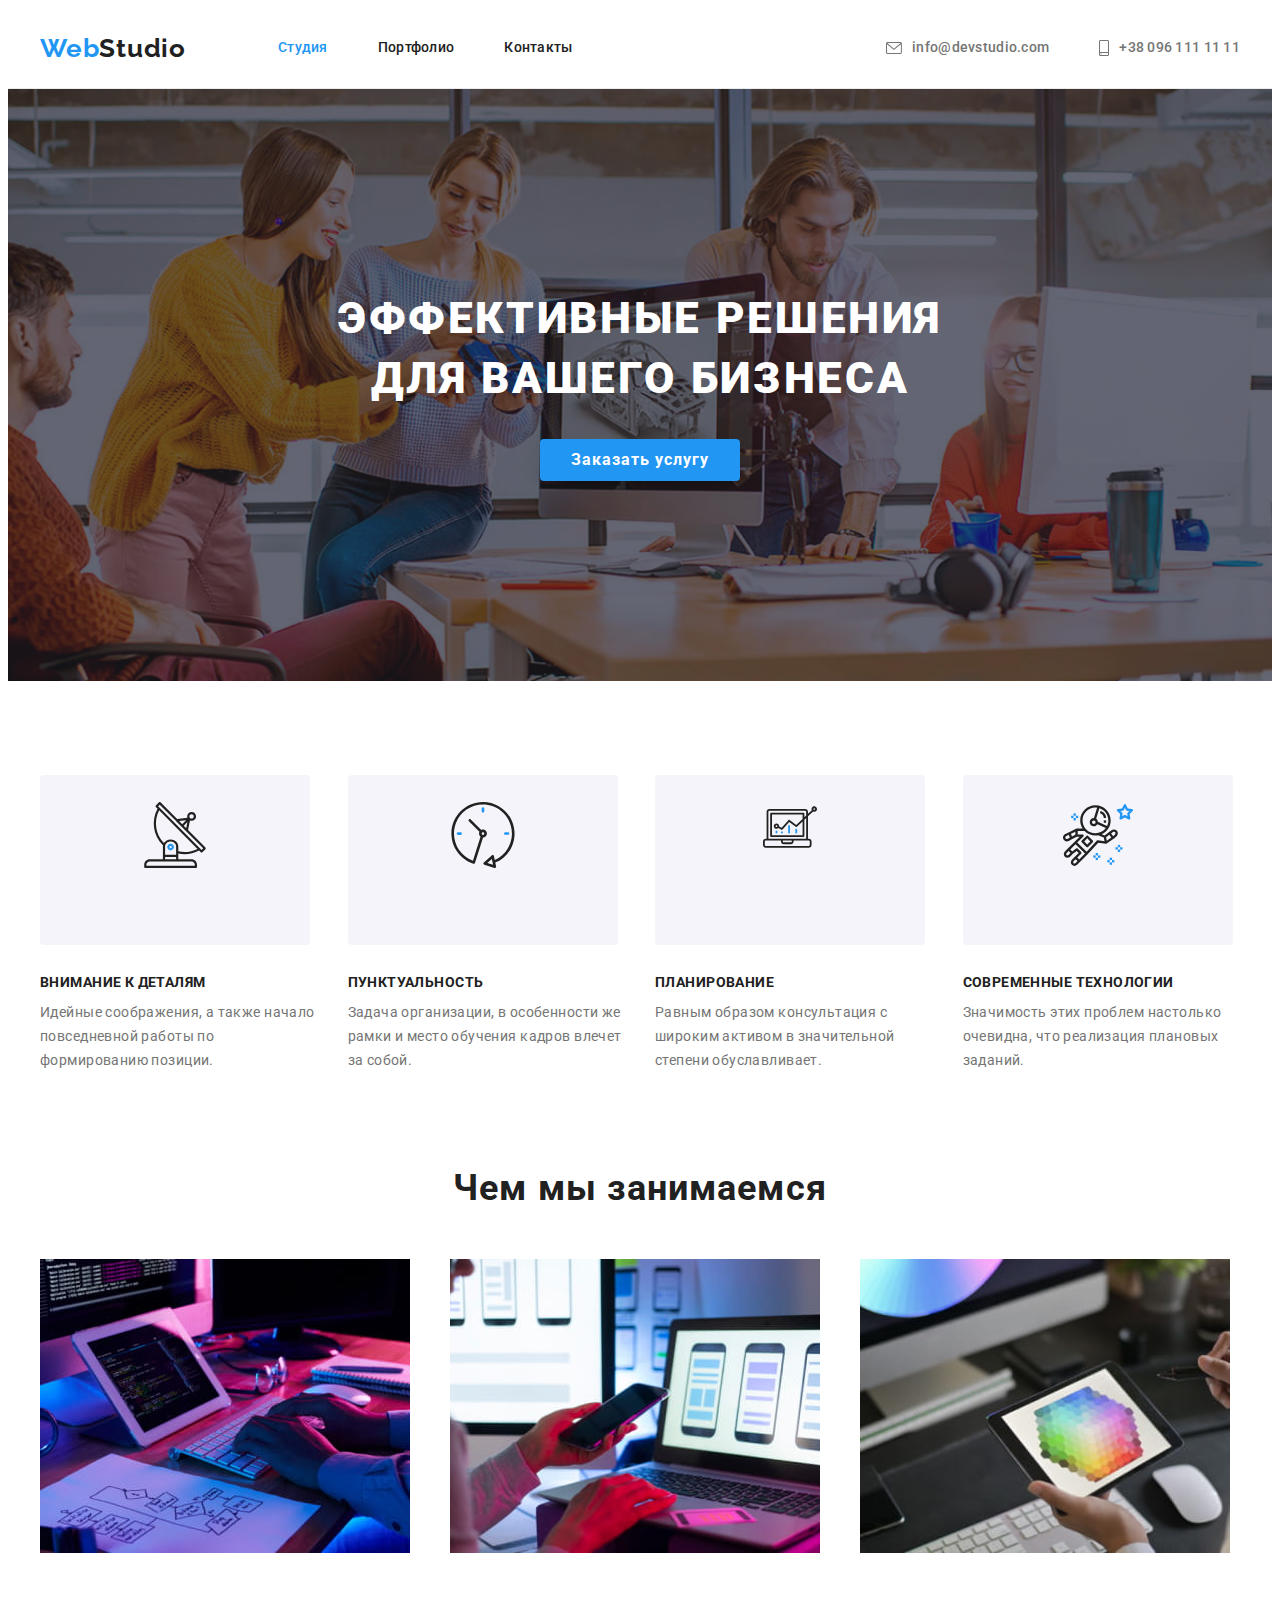
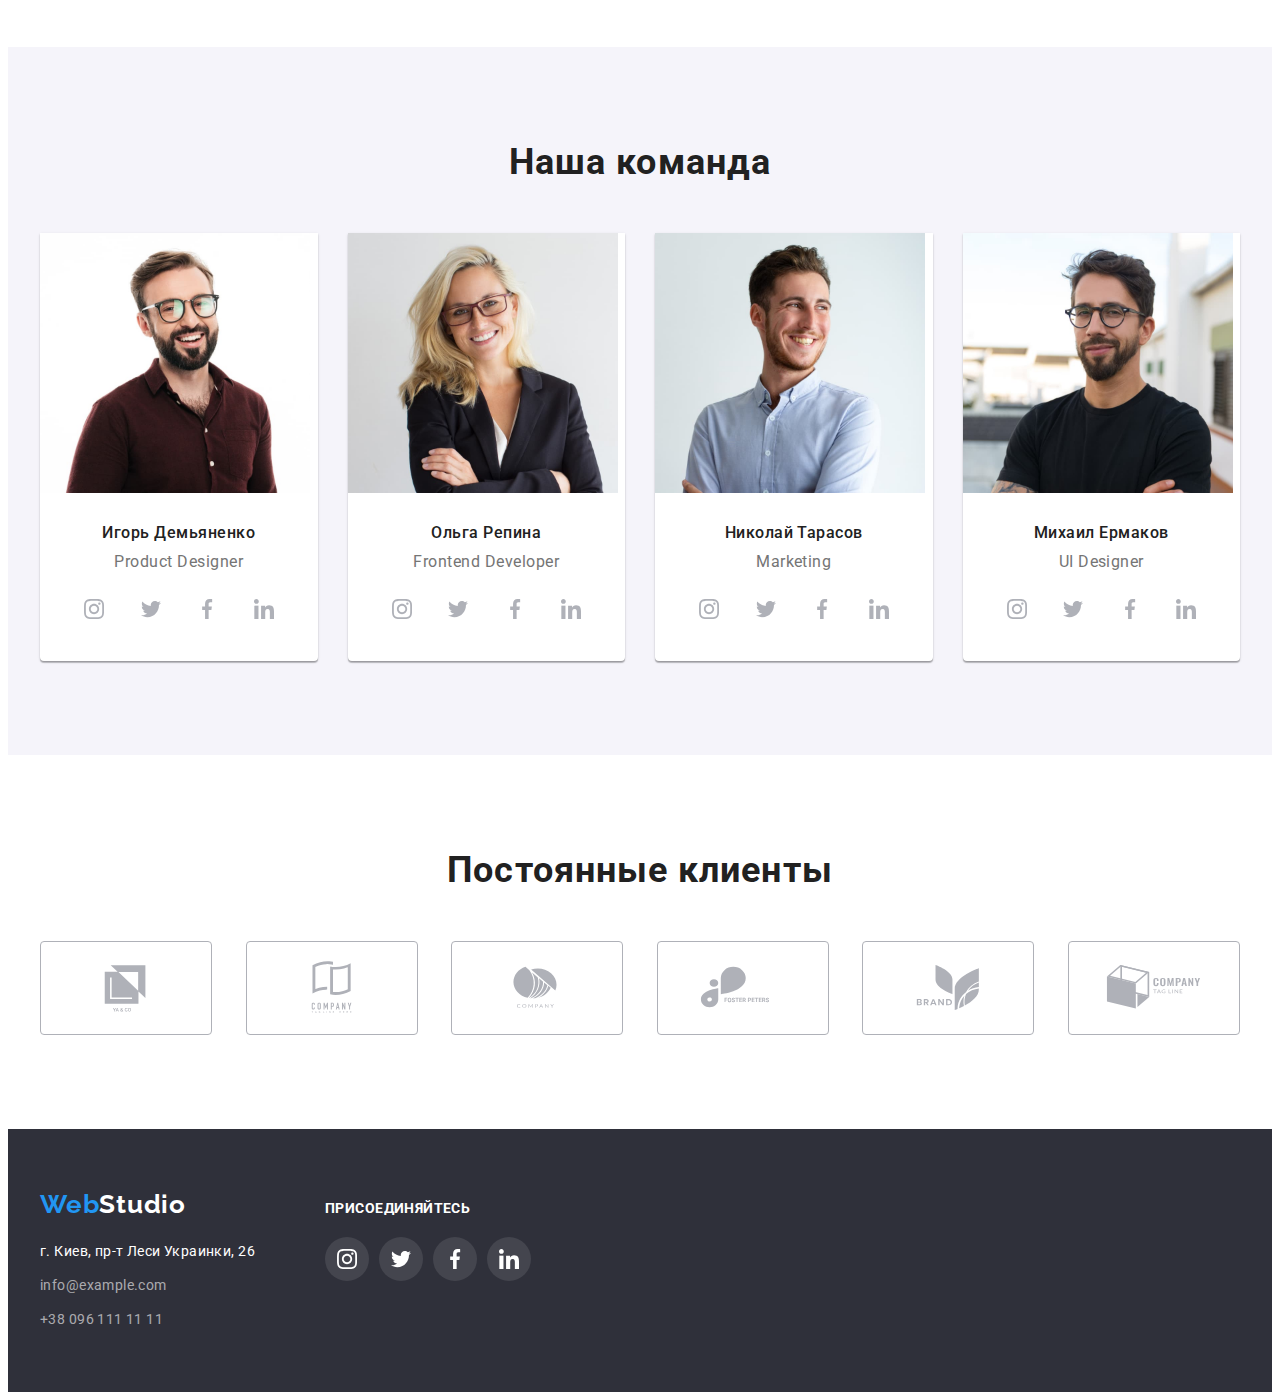
<file: index.html>
<!DOCTYPE html>
<html lang="ru">
  <head>
    <meta charset="UTF-8" />
    <meta http-equiv="X-UA-Compatible" content="IE=edge" />
    <meta name="viewport" content="width=device-width, initial-scale=1.0" />
    <title>WebStudio</title>
    <link
      rel="stylesheet"
      href="https://cdnjs.cloudflare.com/ajax/libs/modern-normalize/1.1.0/modern-normalize.min.css"
      integrity="sha512-wpPYUAdjBVSE4KJnH1VR1HeZfpl1ub8YT/NKx4PuQ5NmX2tKuGu6U/JRp5y+Y8XG2tV+wKQpNHVUX03MfMFn9Q=="
      crossorigin="anonymous"
      referrerpolicy="no-referrer"
    />
    <link rel="preconnect" href="https://fonts.googleapis.com" />
    <link rel="preconnect" href="https://fonts.gstatic.com" crossorigin />
    <link
      href="https://fonts.googleapis.com/css2?family=Raleway:wght@700&family=Roboto:wght@400;500;700;900&display=swap"
      rel="stylesheet"
    />

    <link rel="stylesheet" href="./css/styles.css" />
  </head>
  <body>
    <header class="header">
      <div class="container header-container">
        <a class="header-logo link" href="" lang="en"
          >Web<span class="header-logo-secondary">Studio</span></a
        >
        <nav class="navigation">
          <ul class="nav-list list">
            <li class="nav-list-item">
              <a class="nav-list-link current header-text link" href="./index.html">Студия</a>
            </li>
            <li class="nav-list-item">
              <a class="nav-list-link header-text link" href="./portfolio.html">Портфолио</a>
            </li>
            <li class="nav-list-item">
              <a class="nav-list-link header-text link" href="">Контакты</a>
            </li>
          </ul>
        </nav>
        <ul class="contacts-list list">
          <li class="contacts-list-item">
            <a class="contacts-list-info header-text link" href="mailto:info@devstudio.com">
              <svg width="16" height="12">
                <use href="./images/sprite.svg#envelope"></use>
              </svg>
              info@devstudio.com
            </a>
          </li>
          <li class="contacts-list-item">
            <a class="contacts-list-info header-text link" href="tel:+380961111111">
              <svg width="10" height="16">
                <use href="./images/sprite.svg#smartphone"></use>
              </svg>
              +38 096 111 11 11</a
            >
          </li>
        </ul>
      </div>
    </header>

    <main>
      <!-- Hero -->
      <section class="hero">
        <div class="container">
          <h1 class="main-title">Эффективные решения для вашего бизнеса</h1>
          <button class="hero-btn" type="button">Заказать услугу</button>
        </div>
      </section>
      <!-- Features-->
      <section class="features section">
        <div class="container">
          <!-- нужно скрыть заголовок в css -->
          <h2 class="visually-hidden">Особенности</h2>

          <ul class="features-list list">
            <li class="features-list-item">
              <div class="features-list-icon">
                <svg width="66" height="70">
                  <use href="./images/sprite.svg#antenna"></use>
                </svg>
              </div>
              <h3 class="features-list-title">Внимание к деталям</h3>
              <p class="features-list-description">
                Идейные соображения, а также начало повседневной работы по формированию позиции.
              </p>
            </li>
            <li class="features-list-item">
              <div class="features-list-icon">
                <svg width="66" height="70">
                  <use href="./images/sprite.svg#clock"></use>
                </svg>
              </div>
              <h3 class="features-list-title">Пунктуальность</h3>
              <p class="features-list-description">
                Задача организации, в особенности же рамки и место обучения кадров влечет за собой.
              </p>
            </li>
            <li class="features-list-item">
              <div class="features-list-icon">
                <svg width="70" height="54">
                  <use href="./images/sprite.svg#diagram"></use>
                </svg>
              </div>
              <h3 class="features-list-title">Планирование</h3>
              <p class="features-list-description">
                Равным образом консультация с широким активом в значительной степени обуславливает.
              </p>
            </li>
            <li class="features-list-item">
              <div class="features-list-icon">
                <svg width="70" height="70">
                  <use href="./images/sprite.svg#astronaut"></use>
                </svg>
              </div>
              <h3 class="features-list-title">Современные технологии</h3>
              <p class="features-list-description">
                Значимость этих проблем настолько очевидна, что реализация плановых заданий.
              </p>
            </li>
          </ul>
        </div>
      </section>
      <!-- Jobs -->
      <section class="responsibilities">
        <div class="container">
          <h2 class="overtitle">Чем мы занимаемся</h2>
          <ul class="jobs-list list">
            <li class="jobs-list-item">
              <img
                src="./images/coding-process.jpg"
                alt="разработка сайта"
                width="370"
                height="294"
              />
            </li>
            <li class="jobs-list-item">
              <img
                class="jobs-list-item-img"
                src="./images/adapting-process.jpg"
                alt="адаптив сайта"
                width="370"
                height="294"
              />
            </li>
            <li class="jobs-list-item">
              <img
                class="jobs-list-item-img"
                src="./images/design-process.jpg"
                alt="дизайн сайта"
                width="370"
                height="294"
              />
            </li>
          </ul>
        </div>
      </section>
      <!-- Our Team -->
      <section class="team section">
        <div class="container">
          <h2 class="overtitle">Наша команда</h2>
          <ul class="list team-list">
            <li class="team-list-item">
              <img
                class="team-list-img"
                src="./images/team-member1.jpg"
                alt="улыбающийся молодой темноволосый мужчина в очках"
                width="270"
                height="260"
              />
              <div class="team-text-content">
                <h3 class="team-list-title">Игорь Демьяненко</h3>
                <p class="team-list-description" lang="en">Product Designer</p>
                <ul class="social-list list">
                  <li class="social-list-item">
                    <a class="social-list-link link" href="">
                      <svg class="social-list-icon" width="20" height="20">
                        <use href="./images/sprite.svg#instagram"></use>
                      </svg>
                    </a>
                  </li>
                  <li class="social-list-item">
                    <a class="social-list-link link" href="">
                      <svg class="social-list-icon" width="20" height="20">
                        <use href="./images/sprite.svg#twitter"></use>
                      </svg>
                    </a>
                  </li>
                  <li class="social-list-item">
                    <a class="social-list-link link" href="">
                      <svg class="social-list-icon" width="20" height="20">
                        <use href="./images/sprite.svg#facebook"></use>
                      </svg>
                    </a>
                  </li>
                  <li class="social-list-item">
                    <a class="social-list-link link" href="">
                      <svg class="social-list-icon" width="20" height="20">
                        <use href="./images/sprite.svg#linkedin"></use>
                      </svg>
                    </a>
                  </li>
                </ul>
              </div>
            </li>

            <li class="team-list-item">
              <img
                class="team-list-img"
                src="./images/team-member2.jpg"
                alt="молодая улыбающаяся блондинка в очках"
                width="270"
                height="260"
              />
              <div class="team-text-content">
                <h3 class="team-list-title">Ольга Репина</h3>
                <p class="team-list-description" lang="en">Frontend Developer</p>
                <ul class="social-list list">
                  <li class="social-list-item">
                    <a class="social-list-link link" href="">
                      <svg class="social-list-icon" width="20" height="20">
                        <use href="./images/sprite.svg#instagram"></use>
                      </svg>
                    </a>
                  </li>
                  <li class="social-list-item">
                    <a class="social-list-link link" href="">
                      <svg class="social-list-icon" width="20" height="20">
                        <use href="./images/sprite.svg#twitter"></use>
                      </svg>
                    </a>
                  </li>
                  <li class="social-list-item">
                    <a class="social-list-link link" href="">
                      <svg class="social-list-icon" width="20" height="20">
                        <use href="./images/sprite.svg#facebook"></use>
                      </svg>
                    </a>
                  </li>
                  <li class="social-list-item">
                    <a class="social-list-link link" href="">
                      <svg class="social-list-icon" width="20" height="20">
                        <use href="./images/sprite.svg#linkedin"></use>
                      </svg>
                    </a>
                  </li>
                </ul>
              </div>
            </li>
            <li class="team-list-item">
              <img
                class="team-list-img"
                src="./images/team-member3.jpg"
                alt="кучерявый темноволосый парень с улыбкой на лице"
                width="270"
                height="260"
              />
              <div class="team-text-content">
                <h3 class="team-list-title">Николай Тарасов</h3>
                <p class="team-list-description" lang="en">Marketing</p>
                <ul class="social-list list">
                  <li class="social-list-item">
                    <a class="social-list-link link" href="">
                      <svg class="social-list-icon" width="20" height="20">
                        <use href="./images/sprite.svg#instagram"></use>
                      </svg>
                    </a>
                  </li>
                  <li class="social-list-item">
                    <a class="social-list-link link" href="">
                      <svg class="social-list-icon" width="20" height="20">
                        <use href="./images/sprite.svg#twitter"></use>
                      </svg>
                    </a>
                  </li>
                  <li class="social-list-item">
                    <a class="social-list-link link" href="">
                      <svg class="social-list-icon" width="20" height="20">
                        <use href="./images/sprite.svg#facebook"></use>
                      </svg>
                    </a>
                  </li>
                  <li class="social-list-item">
                    <a class="social-list-link link" href="">
                      <svg class="social-list-icon" width="20" height="20">
                        <use href="./images/sprite.svg#linkedin"></use>
                      </svg>
                    </a>
                  </li>
                </ul>
              </div>
            </li>
            <li class="team-list-item">
              <img
                class="team-list-img"
                src="./images/team-member4.jpg"
                alt="темноволосый парень в стильных очках "
                width="270"
                height="260"
              />
              <div class="team-text-content">
                <h3 class="team-list-title">Михаил Ермаков</h3>
                <p class="team-list-description">UI Designer</p>
                <ul class="social-list list">
                  <li class="social-list-item">
                    <a class="social-list-link link" href="">
                      <svg class="social-list-icon" width="20" height="20">
                        <use href="./images/sprite.svg#instagram"></use>
                      </svg>
                    </a>
                  </li>
                  <li class="social-list-item">
                    <a class="social-list-link link" href="">
                      <svg class="social-list-icon" width="20" height="20">
                        <use href="./images/sprite.svg#twitter"></use>
                      </svg>
                    </a>
                  </li>
                  <li class="social-list-item">
                    <a class="social-list-link link" href="">
                      <svg class="social-list-icon" width="20" height="20">
                        <use href="./images/sprite.svg#facebook"></use>
                      </svg>
                    </a>
                  </li>
                  <li class="social-list-item">
                    <a class="social-list-link link" href="">
                      <svg class="social-list-icon" width="20" height="20">
                        <use href="./images/sprite.svg#linkedin"></use>
                      </svg>
                    </a>
                  </li>
                </ul>
              </div>
            </li>
          </ul>
        </div>
      </section>

      <section class="client">
        <div class="container">
          <h2 class="overtitle">Постоянные клиенты</h2>
          <ul class="clients-list list">
            <li class="clients-list-item link">
              <a class="clients-list-link" href="">
                <svg class="clients-list-logo" width="106" height="60">
                  <use class="clients-list-icon" href="./images/sprite.svg#logo-company1"></use>
                </svg>
              </a>
            </li>
            <li class="clients-list-item link">
              <a class="clients-list-link" href="">
                <svg class="clients-list-logo" width="106" height="60">
                  <use href="./images/sprite.svg#logo-company2"></use>
                </svg>
              </a>
            </li>
            <li class="clients-list-item link">
              <a class="clients-list-link" href="">
                <svg class="clients-list-logo" width="106" height="60">
                  <use href="./images/sprite.svg#logo-company3"></use>
                </svg>
              </a>
            </li>
            <li class="clients-list-item link">
              <a class="clients-list-link" href="">
                <svg class="clients-list-logo" width="106" height="60">
                  <use href="./images/sprite.svg#logo-company4"></use>
                </svg>
              </a>
            </li>
            <li class="clients-list-item link">
              <a class="clients-list-link" href="">
                <svg class="clients-list-logo" width="106" height="60">
                  <use href="./images/sprite.svg#logo-company5"></use>
                </svg>
              </a>
            </li>
            <li class="clients-list-item link">
              <a class="clients-list-link" href="">
                <svg class="clients-list-logo" width="106" height="60">
                  <use href="./images/sprite.svg#logo-company6"></use>
                </svg>
              </a>
            </li>
          </ul>
        </div>
      </section>
    </main>

    <footer class="footer">
      <div class="container footer-container">
        <div class="footer-address-info">
          <a class="footer-logo link" href="" lang="en"
            >Web<span class="footer-logo-secondary">Studio</span></a
          >
          <address>
            <ul class="address-list list">
              <li class="address-list-item">
                <a
                  class="address-list-text address-list-residence link"
                  href="https://goo.gl/maps/z7eLqG4QKiJEJie86"
                  target="_blank"
                  rel="noopener noreferrer"
                  >г. Киев, пр-т Леси Украинки, 26</a
                >
              </li>
              <li class="address-list-item">
                <a
                  class="address-list-text address-list-contacts link"
                  href="mailto:info@example.com"
                  >info@example.com</a
                >
              </li>
              <li class="address-list-item">
                <a class="address-list-text address-list-contacts link" href="tel:+380961111111"
                  >+38 096 111 11 11</a
                >
              </li>
            </ul>
          </address>
        </div>
        <div class="footer-social-info">
          <b class="footer-social-info-title">присоединяйтесь</b>
          <ul class="social-list list">
            <li class="social-list-item">
              <a class="social-list-link footer-social-list-link link" href="">
                <svg class="footer-social-list-icon" width="20" height="20">
                  <use href="./images/sprite.svg#instagram"></use>
                </svg>
              </a>
            </li>
            <li class="social-list-item">
              <a class="social-list-link footer-social-list-link link" href="">
                <svg class="footer-social-list-icon" width="20" height="20">
                  <use href="./images/sprite.svg#twitter"></use>
                </svg>
              </a>
            </li>
            <li class="social-list-item">
              <a class="social-list-link footer-social-list-link link" href="">
                <svg class="footer-social-list-icon" width="20" height="20">
                  <use href="./images/sprite.svg#facebook"></use>
                </svg>
              </a>
            </li>
            <li class="social-list-item">
              <a class="social-list-link footer-social-list-link link" href="">
                <svg class="footer-social-list-icon" width="20" height="20">
                  <use href="./images/sprite.svg#linkedin"></use>
                </svg>
              </a>
            </li>
          </ul>
        </div>
      </div>
    </footer>
  </body>
</html>
</file>
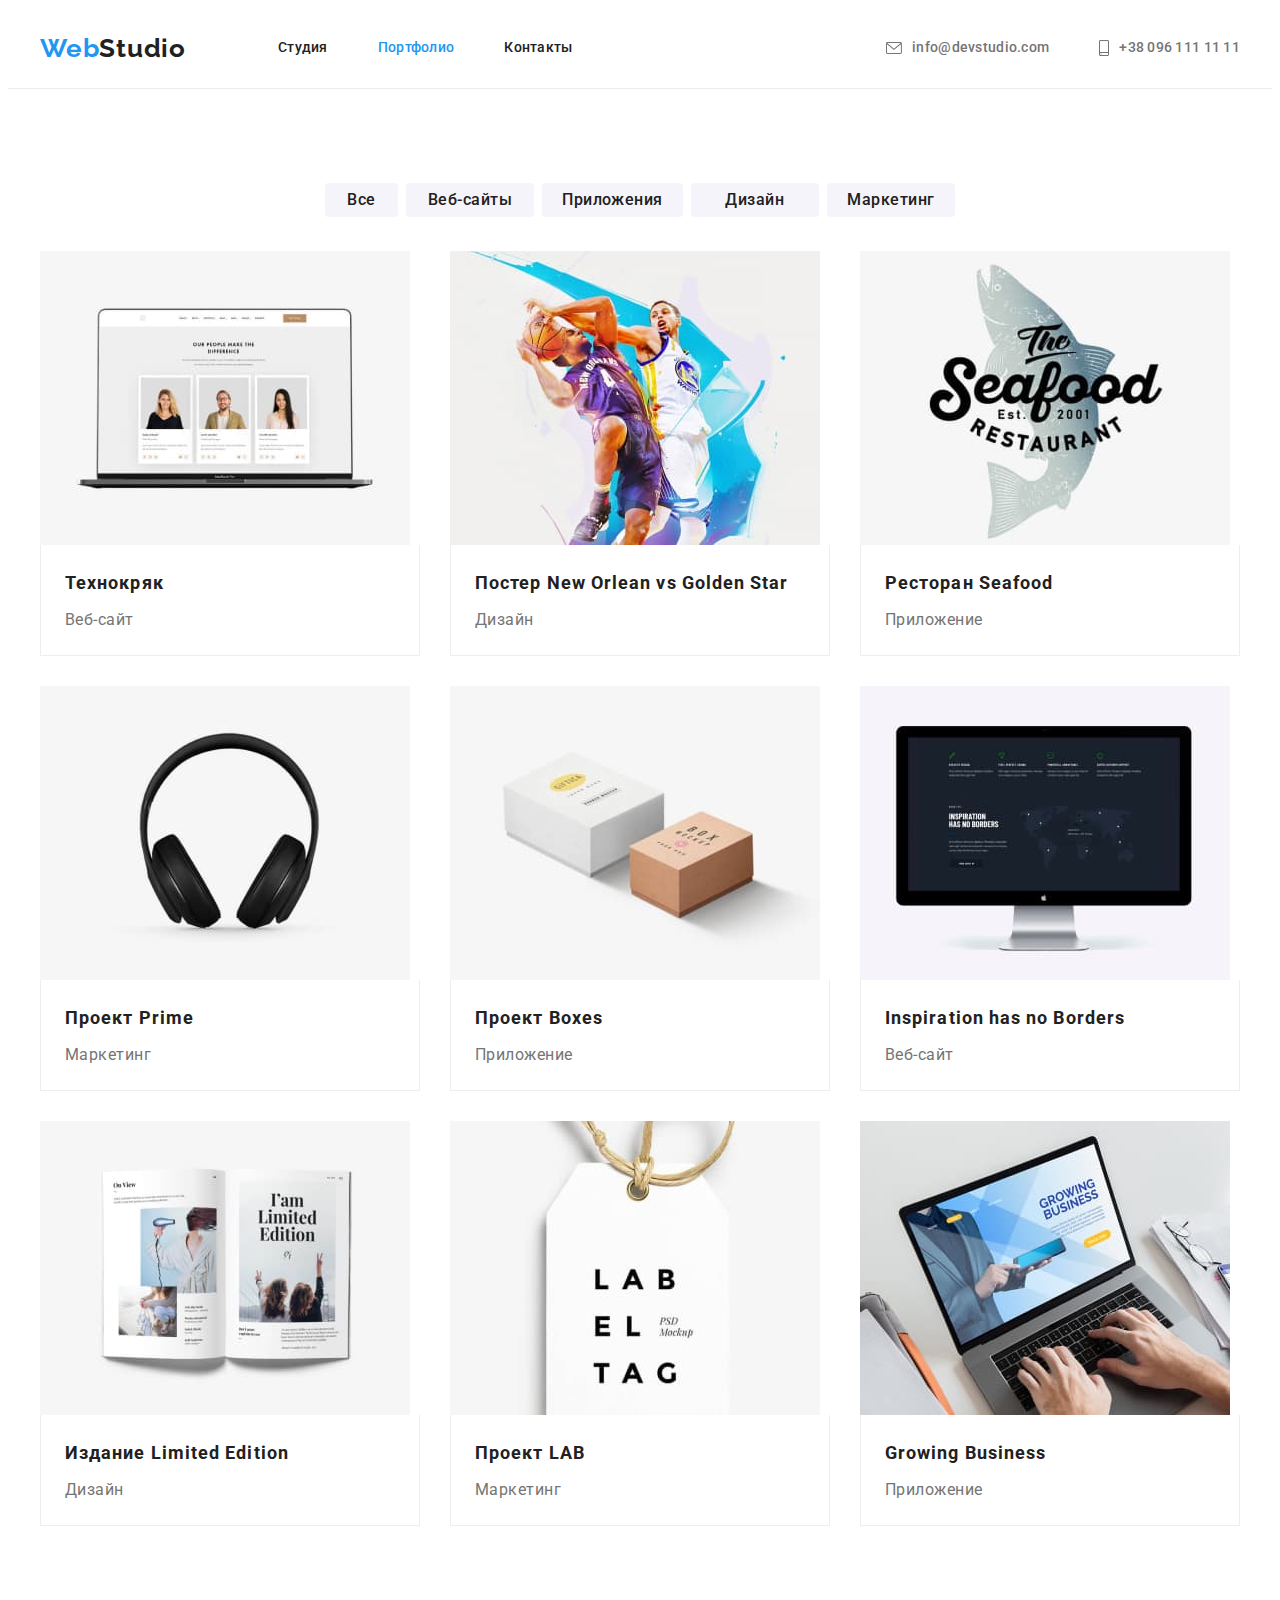
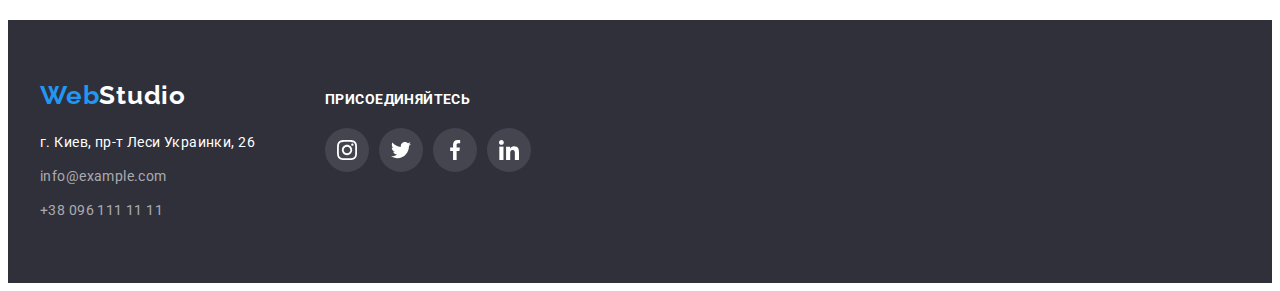
<file: portfolio.html>
<!DOCTYPE html>
<html lang="ru">
  <head>
    <meta charset="UTF-8" />
    <meta http-equiv="X-UA-Compatible" content="IE=edge" />
    <meta name="viewport" content="width=device-width, initial-scale=1.0" />
    <title>Portfolio</title>
    <link
      rel="stylesheet"
      href="https://cdnjs.cloudflare.com/ajax/libs/modern-normalize/1.1.0/modern-normalize.min.css"
      integrity="sha512-wpPYUAdjBVSE4KJnH1VR1HeZfpl1ub8YT/NKx4PuQ5NmX2tKuGu6U/JRp5y+Y8XG2tV+wKQpNHVUX03MfMFn9Q=="
      crossorigin="anonymous"
      referrerpolicy="no-referrer"
    />
    <link rel="preconnect" href="https://fonts.googleapis.com" />
    <link rel="preconnect" href="https://fonts.gstatic.com" crossorigin />
    <link
      href="https://fonts.googleapis.com/css2?family=Raleway:wght@700&family=Roboto:wght@400;500;700;900&display=swap"
      rel="stylesheet"
    />
    <link rel="stylesheet" href="./css/styles.css" />
  </head>
  <body>
    <header class="header">
      <div class="container header-container">
        <a class="header-logo link" href="" lang="en"
          >Web<span class="header-logo-secondary">Studio</span></a
        >
        <nav class="navigation">
          <ul class="nav-list list">
            <li class="nav-list-item">
              <a class="nav-list-link header-text link" href="./index.html">Студия</a>
            </li>
            <li class="nav-list-item">
              <a class="nav-list-link header-text current link" href="./portfolio.html"
                >Портфолио</a
              >
            </li>
            <li class="nav-list-item">
              <a class="nav-list-link header-text link" href="">Контакты</a>
            </li>
          </ul>
        </nav>
        <ul class="contacts-list list">
          <li class="contacts-list-item">
            <a class="contacts-list-info header-text link" href="mailto:info@devstudio.com">
              <svg width="16" height="12">
                <use href="./images/sprite.svg#envelope"></use>
              </svg>
              info@devstudio.com
            </a>
          </li>
          <li class="contacts-list-item">
            <a class="contacts-list-info header-text link" href="tel:+380961111111">
              <svg width="10" height="16">
                <use href="./images/sprite.svg#smartphone"></use>
              </svg>
              +38 096 111 11 11</a
            >
          </li>
        </ul>
      </div>
    </header>

    <main>
      <!-- Samples of work-->
      <section class="portfolio section">
        <div class="container">
          <!-- нужно скрыть заголовок в css -->
          <h1 hidden>Portfolio</h1>

          <ul class="filter list">
            <li class="filter-item">
              <button class="filter-item-btn main-option" type="button">Все</button>
            </li>
            <li class="filter-item">
              <button class="filter-item-btn secondary-option" type="button">Веб-сайты</button>
            </li>
            <li class="filter-item">
              <button class="filter-item-btn secondary-option" type="button">Приложения</button>
            </li>
            <li class="filter-item">
              <button class="filter-item-btn secondary-option" type="button">Дизайн</button>
            </li>
            <li class="filter-item">
              <button class="filter-item-btn secondary-option" type="button">Маркетинг</button>
            </li>
          </ul>

          <ul class="samples-list list">
            <li class="samples-list-item">
              <a class="samples-list-link link" href="">
                <img
                  class="samples-list-img"
                  src="./images/work-sample1.jpg"
                  alt="скрин вебсайта"
                  width="370"
                  height="294"
                />
                <div class="portfolio-card-info">
                  <h2 class="samples-list-title">Технокряк</h2>
                  <p class="samples-list-description">Веб-сайт</p>
                </div>
              </a>
            </li>
            <li class="samples-list-item">
              <a class="samples-list-link link" href="">
                <img
                  class="samples-list-img"
                  src="./images/work-sample2.jpg"
                  alt="пример постера"
                  width="370"
                  height="294"
                />
                <div class="portfolio-card-info">
                  <h2 class="samples-list-title">Постер New Orlean vs Golden Star</h2>
                  <p class="samples-list-description">Дизайн</p>
                </div>
              </a>
            </li>
            <li class="samples-list-item">
              <a class="samples-list-link link" href="">
                <img
                  class="samples-list-img"
                  src="./images/work-sample3.jpg"
                  alt="пример ресторанного приложения"
                  width="370"
                  height="294"
                />
                <div class="portfolio-card-info">
                  <h2 class="samples-list-title">Ресторан Seafood</h2>
                  <p class="samples-list-description">Приложение</p>
                </div>
              </a>
            </li>
            <li class="samples-list-item">
              <a class="samples-list-link link" href="">
                <img
                  class="samples-list-img"
                  src="./images/work-sample4.jpg"
                  alt="пример проекта"
                  width="370"
                  height="294"
                />
                <div class="portfolio-card-info">
                  <h2 class="samples-list-title">Проект Prime</h2>
                  <p class="samples-list-description">Маркетинг</p>
                </div>
              </a>
            </li>
            <li class="samples-list-item">
              <a class="samples-list-link link" href="">
                <img
                  class="samples-list-img"
                  src="./images/work-sample5.jpg"
                  alt="пример приложения"
                  width="370"
                  height="294"
                />
                <div class="portfolio-card-info">
                  <h2 class="samples-list-title">Проект Boxes</h2>
                  <p class="samples-list-description">Приложение</p>
                </div>
              </a>
            </li>
            <li class="samples-list-item">
              <a class="samples-list-link link" href="">
                <img
                  class="samples-list-img"
                  src="./images/work-sample6.jpg"
                  alt="пример вебсайта"
                  width="370"
                  height="294"
                />
                <div class="portfolio-card-info">
                  <h2 class="samples-list-title">Inspiration has no Borders</h2>
                  <p class="samples-list-description">Веб-сайт</p>
                </div>
              </a>
            </li>
            <li class="samples-list-item">
              <a class="samples-list-link link" href="">
                <img
                  class="samples-list-img"
                  src="./images/work-sample7.jpg"
                  alt="пример дизайна издания"
                  width="370"
                  height="294"
                />
                <div class="portfolio-card-info">
                  <h2 class="samples-list-title">Издание Limited Edition</h2>
                  <p class="samples-list-description">Дизайн</p>
                </div>
              </a>
            </li>
            <li class="samples-list-item">
              <a class="samples-list-link link" href="">
                <img
                  class="samples-list-img"
                  src="./images/work-sample8.jpg"
                  alt="пример шаблона"
                  width="370"
                  height="294"
                />
                <div class="portfolio-card-info">
                  <h2 class="samples-list-title">Проект LAB</h2>
                  <p class="samples-list-description">Маркетинг</p>
                </div>
              </a>
            </li>
            <li class="samples-list-item">
              <a class="samples-list-link link" href="">
                <img
                  class="samples-list-img"
                  src="./images/work-sample9.jpg"
                  alt=" пример приложения"
                  width="370"
                  height="294"
                />
                <div class="portfolio-card-info">
                  <h2 class="samples-list-title">Growing Business</h2>
                  <p class="samples-list-description">Приложение</p>
                </div>
              </a>
            </li>
          </ul>
        </div>
      </section>
    </main>

    <footer class="footer">
      <div class="container footer-container">
        <div class="footer-address-info">
          <a class="footer-logo link" href="" lang="en"
            >Web<span class="footer-logo-secondary">Studio</span></a
          >
          <address>
            <ul class="address-list list">
              <li class="address-list-item">
                <a
                  class="address-list-text address-list-residence link"
                  href="https://goo.gl/maps/z7eLqG4QKiJEJie86"
                  target="_blank"
                  rel="noopener noreferrer"
                  >г. Киев, пр-т Леси Украинки, 26</a
                >
              </li>
              <li class="address-list-item">
                <a
                  class="address-list-text address-list-contacts link"
                  href="mailto:info@example.com"
                  >info@example.com</a
                >
              </li>
              <li class="address-list-item">
                <a class="address-list-text address-list-contacts link" href="tel:+380961111111"
                  >+38 096 111 11 11</a
                >
              </li>
            </ul>
          </address>
        </div>
        <div class="footer-social-info">
          <b class="footer-social-info-title">присоединяйтесь</b>
          <ul class="social-list list">
            <li class="social-list-item">
              <a class="social-list-link footer-social-list-link link" href="">
                <svg class="footer-social-list-icon" width="20" height="20">
                  <use href="./images/sprite.svg#instagram"></use>
                </svg>
              </a>
            </li>
            <li class="social-list-item">
              <a class="social-list-link footer-social-list-link link" href="">
                <svg class="footer-social-list-icon" width="20" height="20">
                  <use href="./images/sprite.svg#twitter"></use>
                </svg>
              </a>
            </li>
            <li class="social-list-item">
              <a class="social-list-link footer-social-list-link link" href="">
                <svg class="footer-social-list-icon" width="20" height="20">
                  <use href="./images/sprite.svg#facebook"></use>
                </svg>
              </a>
            </li>
            <li class="social-list-item">
              <a class="social-list-link footer-social-list-link link" href="">
                <svg class="footer-social-list-icon" width="20" height="20">
                  <use href="./images/sprite.svg#linkedin"></use>
                </svg>
              </a>
            </li>
          </ul>
        </div>
      </div>
    </footer>
  </body>
</html>
</file>
<file: css/styles.css>
:root {
  --primary-font-family: Roboto, sans-serif;
  --secondary-font-family: Raleway, sans-serif;
  --primary-text-color-theme-dark: #757575;
  --secondary-text-color-theme-dark: #212121;
  --primary-text-color-theme-light: #ffffff;
  --secondary-text-color-theme-light: rgba(255, 255, 255, 0.6);
  --primary-background-color-theme-dark: #2f303a;
  --secondary-background-color-theme-light: #f5f4fa;
  --logo-main-color: #2196f3;
  --header-border-color: #ececec;
  --header-logo-secondary-color: #212121;
  --bg-overlay-dark: rgba(47, 48, 58, 0.4);
  --btn-shadow-color: rgba(0, 0, 0, 0.15);
  --card-shadow-primary-color: rgba(0, 0, 0, 0.12);
  --card-shadow-secondary-color: rgba(0, 0, 0, 0.2);
  --portfolio-card-border-color: #eeeeee;
  --accent-color: #2196f3;
  --icon-color: #afb1b8;
  --footer-bg-icon-primary-color: rgba(255, 255, 255, 0.1);
  --card-set-gap: 30px;
}

/* 15 padding 1170 width  */
body {
  font-family: var(--primary-font-family);
}
h1,
h2,
h3,
h4,
h5,
h6,
p {
  margin-top: 0;
  margin-bottom: 0;
}
ul,
ol {
  margin-top: 0;
  margin-bottom: 0;
  padding-left: 0;
}
img {
  display: block;
  max-width: 100%;
  height: auto;
}
address {
  font-style: normal;
}
.list {
  list-style: none;
}
.link {
  text-decoration: none;
}
/* START COMPONENTS */
.container {
  width: 1200px;
  padding-left: 15px;
  padding-right: 15px;
  margin-left: auto;
  margin-right: auto;
}
.section {
  padding-top: 94px;
  padding-bottom: 94px;
}
.overtitle {
  margin-bottom: 50px;
  font-weight: 700;
  font-size: 36px;
  line-height: 1.17;
  text-align: center;
  letter-spacing: 0.03em;
  color: var(--secondary-text-color-theme-dark);
}

/* END COMPONENTS */

/* ========= START HEADER =========*/
.header {
  border-bottom: 1px solid var(--header-border-color);
}
.header-container {
  display: flex;
  align-items: center;
}

.nav-list {
  display: flex;
  text-align: center;
}

.contacts-list {
  display: flex;
  margin-left: auto;
}
.contacts-list-item:first-child {
  margin-right: 50px;
}

.header-logo {
  margin-right: 92px;
  font-family: Raleway;
  font-weight: 700;
  font-size: 26px;
  line-height: 1.19;
  letter-spacing: 0.03em;
  color: var(--logo-main-color);
}
.nav-list-link {
  display: block;
  padding-top: 32px;
  padding-bottom: 32px;

  color: var(--secondary-text-color-theme-dark);
}
.nav-list-item:not(:last-child) {
  margin-right: 50px;
}
.header-logo-secondary {
  color: var(--secondary-text-color-theme-dark);
}
.header-text {
  font-weight: 500;
  font-size: 14px;
  line-height: 1.14;
  letter-spacing: 0.02em;
}

.nav-list-link:hover,
.nav-list-link:focus {
  color: var(--accent-color);
}
.nav-list-link.current {
  color: var(--accent-color);
}
.contacts-list-info {
  display: flex;
  justify-content: center;
  align-items: center;

  padding-top: 32px;
  padding-bottom: 32px;

  color: var(--primary-text-color-theme-dark);
}
.contacts-list-info > svg {
  margin-right: 10px;
  fill: var(--primary-text-color-theme-dark);
}
.contacts-list-info:hover,
.contacts-list-info:focus {
  color: var(--accent-color);
}
.contacts-list-info:hover > svg,
.contacts-list-info:focus > svg {
  fill: var(--accent-color);
}
/* ========= END HEADER =========*/
/* ========= START HERO =========*/
.hero {
  background-image: linear-gradient(var(--bg-overlay-dark), var(--bg-overlay-dark)),
    url(../images/hero-bg.jpg);
  background-size: cover;
  background-repeat: no-repeat;
  background-position: center;
  background-color: var(--primary-background-color-theme-dark);
  padding-top: 200px;
  padding-bottom: 200px;
  text-align: center;
}
.main-title {
  max-width: 696px;
  margin-left: auto;
  margin-right: auto;
  margin-bottom: 30px;

  font-weight: 900;
  font-size: 44px;
  line-height: 1.36;
  text-align: center;
  letter-spacing: 0.06em;
  text-transform: uppercase;
  color: var(--primary-text-color-theme-light);
}
.hero-btn {
  display: inline-block;
  min-width: 200px;
  padding: 6px 30px;
  border: none;
  cursor: pointer;

  font-family: inherit;
  font-weight: 700;
  font-size: 16px;
  line-height: 1.88;
  text-align: center;
  letter-spacing: 0.06em;
  border-radius: 4px;
  color: var(--primary-text-color-theme-light);
  box-shadow: 0px 4px 4px var(--btn-shadow-color);
  background-color: var(--accent-color);
}
.hero-btn:hover,
.hero-btn:focus {
  background: #188ce8;
}
/* END HERO */
/* START FEATURES */
.visually-hidden {
  position: absolute;
  width: 1px;
  height: 1px;
  margin: -1px;
  padding: 0;
  overflow: hidden;
  border: 0;
  clip: rect(0 0 0 0);
}

.features-list {
  display: flex;
  flex-wrap: wrap;
  margin-left: calc(-1 * var(--card-set-gap));
}

.features-list-icon {
  width: 270px;
  height: 120px;

  padding-top: 25px;
  padding-bottom: 25px;
  margin-bottom: var(--card-set-gap);
  text-align: center;

  background-color: var(--secondary-background-color-theme-light);
  border-radius: 4px;
}

.features-list-item {
  flex-basis: calc(100% / 4 - 30px);
  margin-left: var(--card-set-gap);
}

.features-list-title {
  margin-bottom: 10px;
  font-weight: 700;
  font-size: 14px;
  line-height: 1.14;
  letter-spacing: 0.03em;
  text-transform: uppercase;
  color: var(--secondary-text-color-theme-dark);
}

.features-list-description {
  font-weight: 400;
  font-size: 14px;
  line-height: 1.71;
  letter-spacing: 0.03em;
  color: var(--primary-text-color-theme-dark);
}

/*END FEATURES */

/* START RESPONSIBILITIES */
.responsibilities {
  padding-bottom: 94px;
}
.jobs-list {
  display: flex;
}
.jobs-list-item {
  flex-basis: calc(100% / 3);
}
.jobs-list-item:not(:nth-child(3n + 1)) {
  margin-left: var(--card-set-gap);
}
/* END RESPONSIBILITIES */

/* START OUT TEAM */
.team {
  background-color: var(--secondary-background-color-theme-light);
}
.team-list {
  display: flex;
  flex-wrap: wrap;
  margin-left: calc(-1 * var(--card-set-gap));
}
.team-list-item {
  flex-basis: calc(100% / 4 - var(--card-set-gap));
  margin-left: var(--card-set-gap);
  background: #ffffff;
  box-shadow: 0px 1px 3px var(--card-shadow-primary-color), 0px 1px 1px rgba(0, 0, 0, 0.14),
    0px 2px 1px var(--card-shadow-secondary-color);
  border-radius: 0px 0px 4px 4px;
}

.team-text-content {
  padding: 30px 32px;
}

.team-list-title {
  margin-bottom: 10px;
  font-weight: 500;
  font-size: 16px;
  line-height: 1.19;
  text-align: center;
  letter-spacing: 0.03em;
  color: var(--secondary-text-color-theme-dark);
}
.team-list-description {
  margin-bottom: 16px;
  font-weight: 400;
  font-size: 16px;
  line-height: 1.19;
  text-align: center;
  letter-spacing: 0.03em;
  color: var(--primary-text-color-theme-dark);
}
.social-list {
  display: flex;
  justify-content: space-between;
}
.social-list-link {
  display: flex;
  justify-content: center;
  align-items: center;
  width: 44px;
  height: 44px;
  border-radius: 50%;
}

.social-list-icon {
  fill: var(--icon-color);
}
.social-list-link:hover,
.social-list-link:focus {
  background-color: var(--accent-color);
}

.social-list-link:hover .social-list-icon,
.social-list-link:focus .social-list-icon {
  fill: var(--primary-text-color-theme-light);
}

/* ========= END OUR TEAM =========*/

/* ========= START CLIENTS =========*/
.client {
  padding-top: 94px;
  padding-bottom: 94px;
}
.clients-list {
  display: flex;
  justify-content: space-between;
}
.clients-list-item {
  width: 170px;
  height: 92px;

  border: 1px solid var(--icon-color);
  border-radius: 4px;
}
.clients-list-logo {
  fill: var(--icon-color);
}
.clients-list-link {
  display: flex;
  justify-content: center;
  align-items: center;
  width: 100%;
  height: 100%;
}
.clients-list-logo {
  display: block;
}
.clients-list-item:hover,
.clients-list-item:focus {
  border-color: var(--accent-color);
}

.clients-list-link:hover .clients-list-logo,
.clients-list-link:focus .clients-list-logo {
  fill: var(--accent-color);
}

/* ========= END CLIENTS =========*/

/* ========= START FOOTER =========*/
.footer {
  background-color: var(--primary-background-color-theme-dark);
  padding-top: 60px;
  padding-bottom: 60px;
}
.footer-logo {
  display: inline-block;
  margin-bottom: 20px;

  font-family: var(--secondary-font-family);
  font-weight: 700;
  font-size: 26px;
  line-height: 1.19;
  letter-spacing: 0.03em;
  color: var(--logo-main-color);
}
.address-list-item:not(:last-child) {
  margin-bottom: 10px;
}

.footer-logo-secondary {
  color: var(--primary-text-color-theme-light);
}
.address-list-text {
  font-weight: 400;
  font-size: 14px;
  line-height: 1.71;
  letter-spacing: 0.03em;
}
.address-list-residence {
  color: var(--primary-text-color-theme-light);
}
.address-list-contacts {
  color: var(--secondary-text-color-theme-light);
}
.footer-container {
  display: flex;
  align-items: baseline;
}
.footer-address-info {
  margin-right: 70px;
}

.footer-social-info-title {
  display: block;
  margin-bottom: 20px;
  font-weight: 700;
  font-size: 14px;
  line-height: 1.14;
  letter-spacing: 0.03em;
  text-transform: uppercase;
  color: var(--primary-text-color-theme-light);
}

.footer-social-list-icon {
  fill: var(--primary-text-color-theme-light);
}
.footer-social-list-link {
  background-color: var(--footer-bg-icon-primary-color);
}
footer .social-list-item:not(:last-child) {
  margin-right: 10px;
}

/* ========= END FOOTER =========*/

/* ========= START PORTFOLIO FILTER =========*/
.filter {
  display: flex;
  justify-content: center;
  align-items: center;

  margin-bottom: 34px;
}
.filter-item:not(:last-child) {
  margin-right: 8px;
}
.main-option {
  min-width: 73px;
}
.secondary-option {
  min-width: 128px;
}

.filter-item-btn {
  padding: 4px 20px;

  font-family: inherit;
  font-weight: 500;
  font-size: 16px;
  line-height: 1.63;
  text-align: center;
  letter-spacing: 0.03em;
  color: var(--secondary-text-color-theme-dark);
  background-color: var(--secondary-background-color-theme-light);

  border: none;
  border-radius: 4px;
}
.filter-item-btn:hover,
.filter-item-btn:focus {
  color: var(--primary-text-color-theme-light);
  background-color: var(--accent-color);
  box-shadow: 0px 3px 1px rgba(0, 0, 0, 0.1), 0px 1px 2px rgba(0, 0, 0, 0.08),
    0px 2px 2px rgba(0, 0, 0, 0.12);
  cursor: pointer;
}
/* END PORTFOLIO FILTER */

/* START PORTFOLIO SAMPLES */
.samples-list {
  display: flex;
  flex-wrap: wrap;
  margin-left: calc(-1 * var(--card-set-gap));
  margin-bottom: calc(-1 * var(--card-set-gap));
}
.samples-list-item {
  flex-basis: calc(100% / 3 - var(--card-set-gap));
  margin-left: var(--card-set-gap);
  margin-bottom: var(--card-set-gap);
}

.portfolio-card-info {
  padding: 20px 24px;

  border: 1px solid var(--portfolio-card-border-color);
  border-top: none;
}

.samples-list-link:hover,
.samples-list-link:focus {
  display: block;
  box-shadow: 0px 1px 1px rgba(0, 0, 0, 0.12), 0px 4px 4px rgba(0, 0, 0, 0.06),
    1px 4px 6px rgba(0, 0, 0, 0.16);
}
.portfolio-card-info .samples-list-title {
  margin-bottom: 4px;

  font-weight: 700;
  font-size: 18px;
  line-height: 2;
  letter-spacing: 0.06em;
  color: var(--secondary-text-color-theme-dark);
}
.samples-list-description {
  font-weight: 400;
  font-size: 16px;
  line-height: 1.88;
  letter-spacing: 0.03em;
  color: var(--primary-text-color-theme-dark);
}
/* ========= END PORTFOLIO SAMPLES =========*/
</file>
